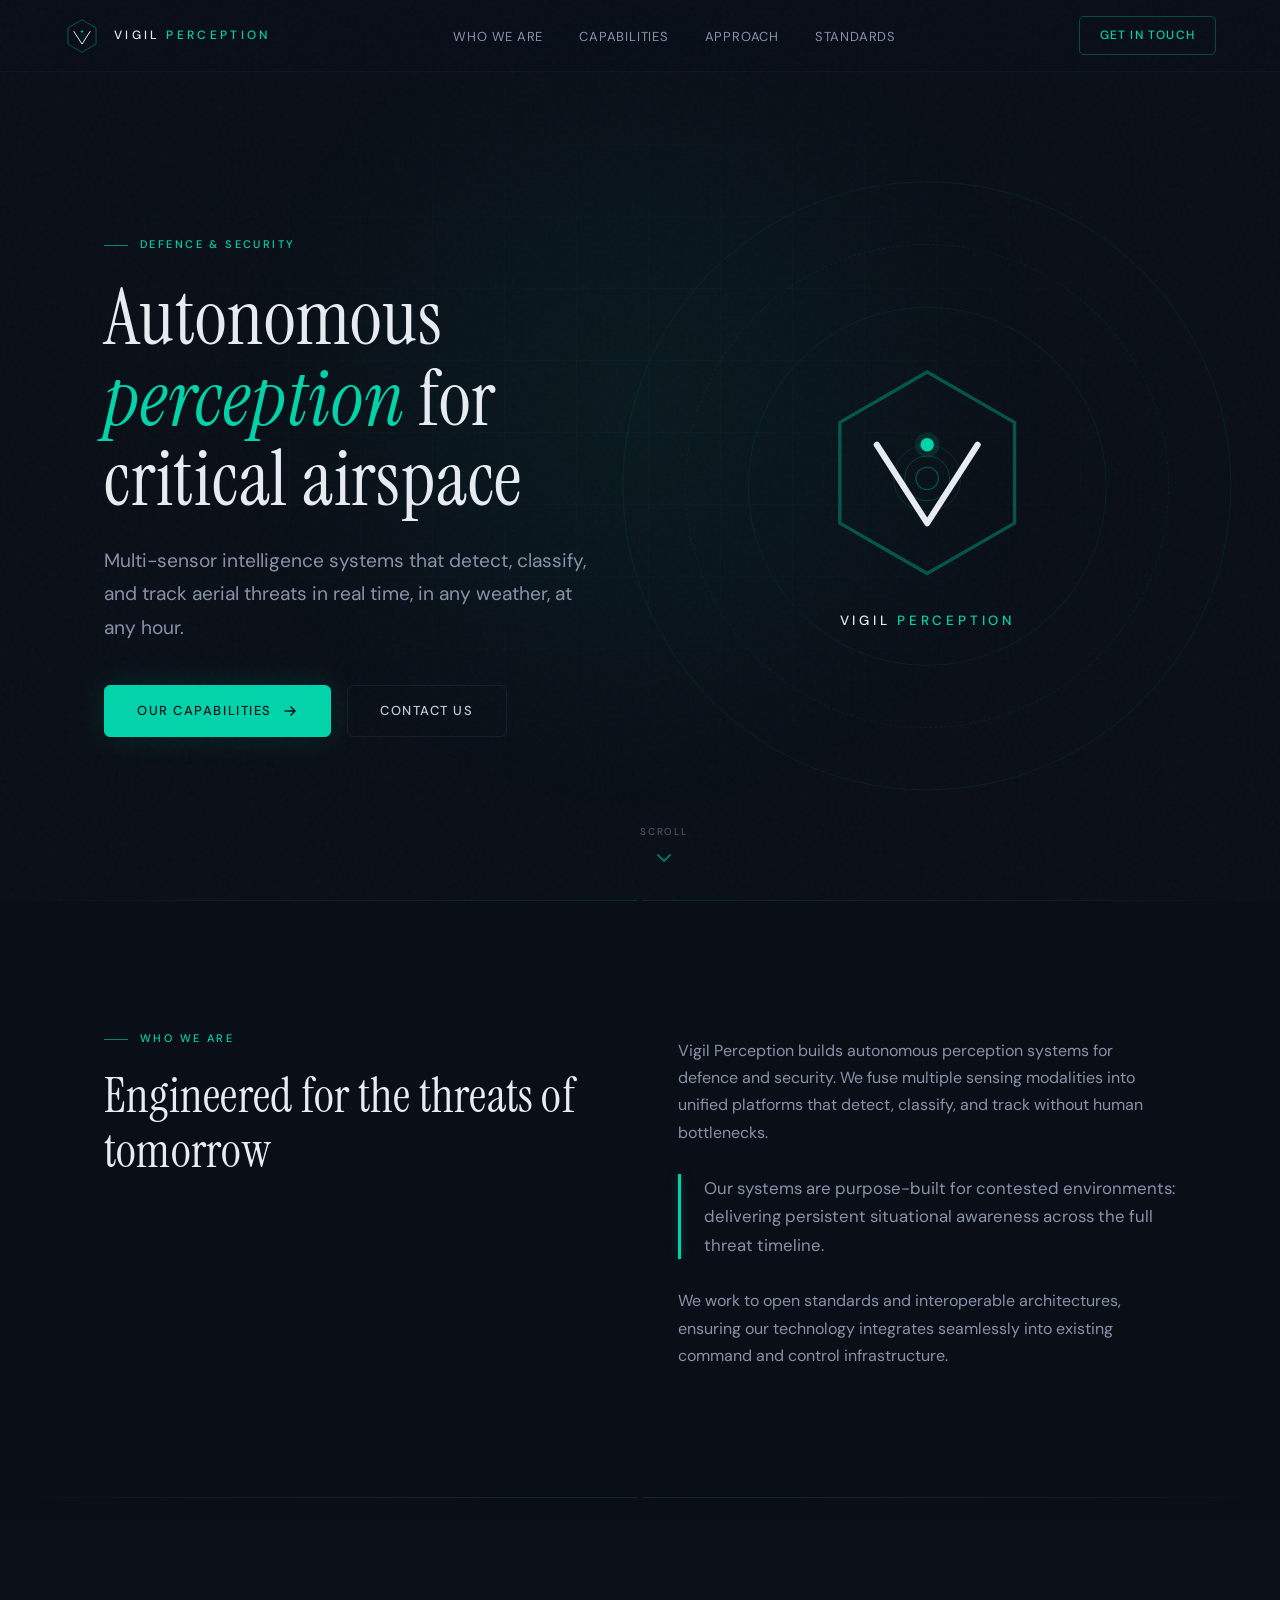
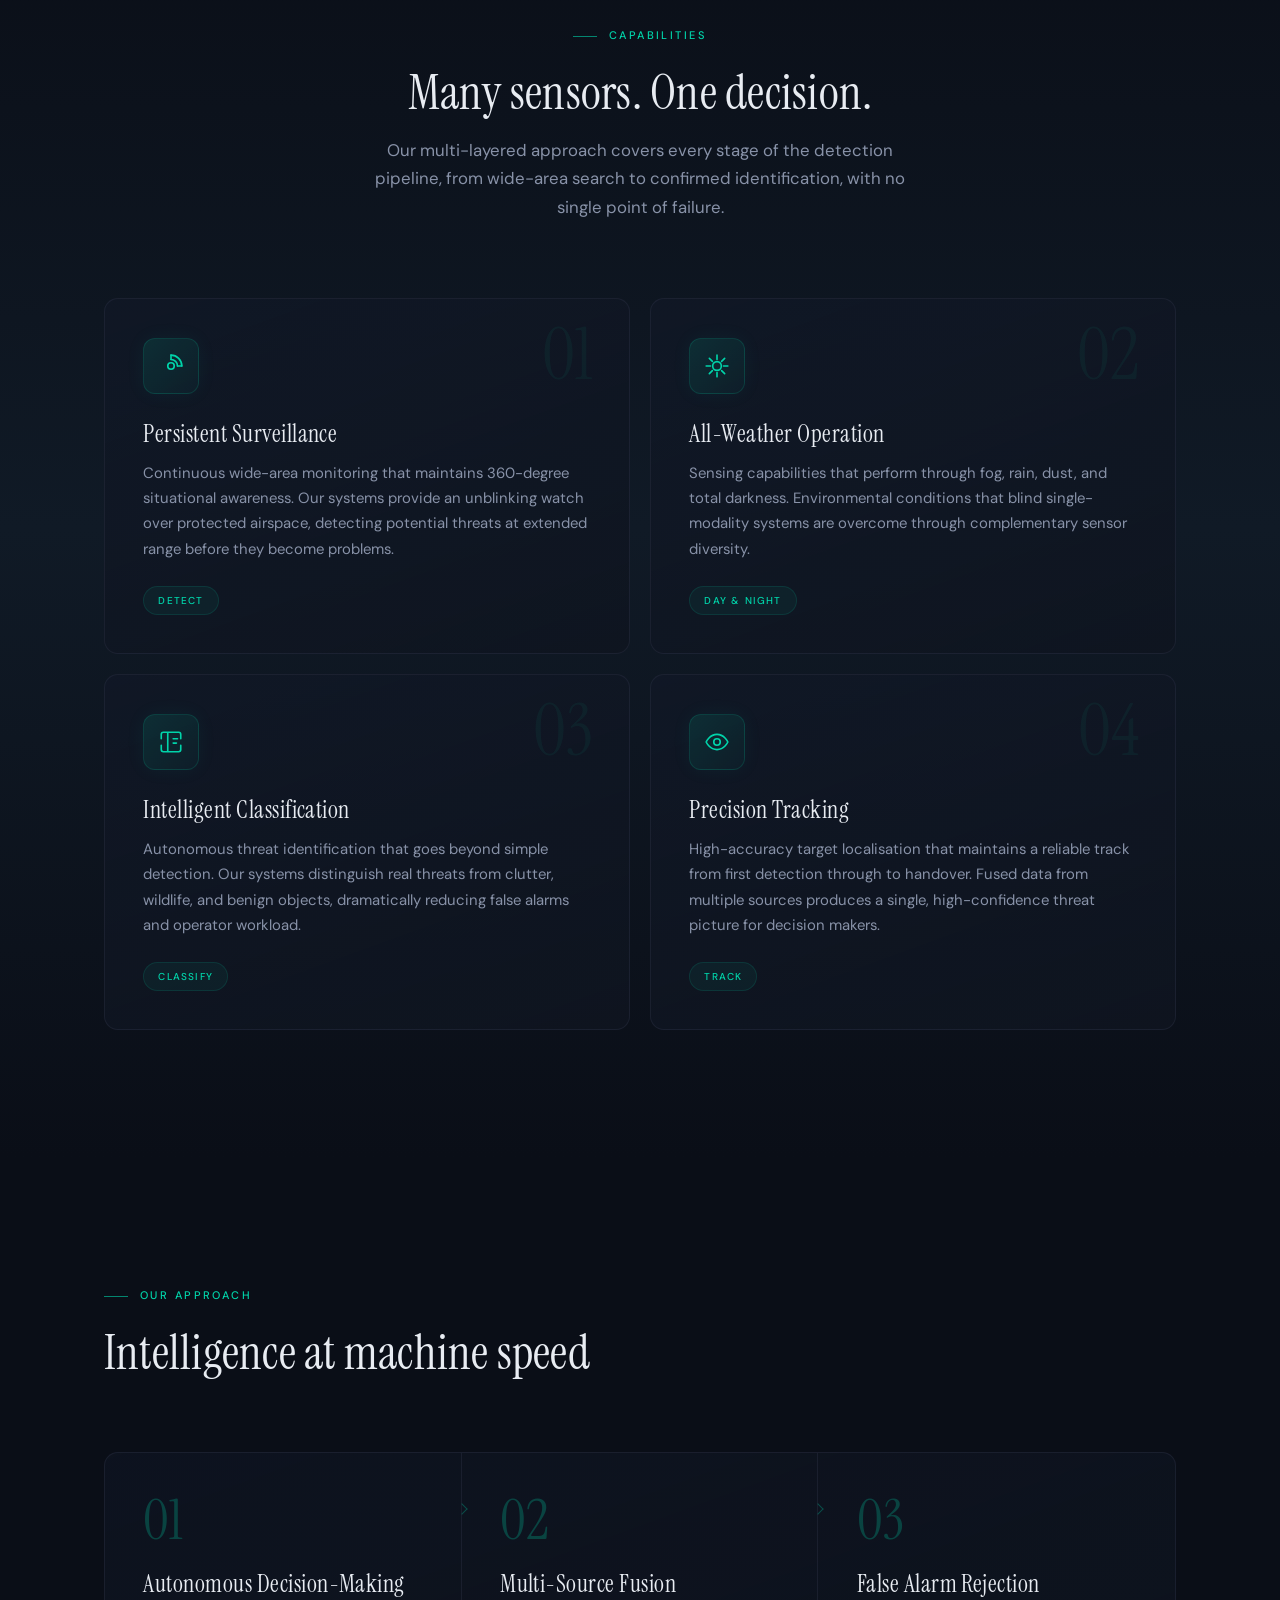
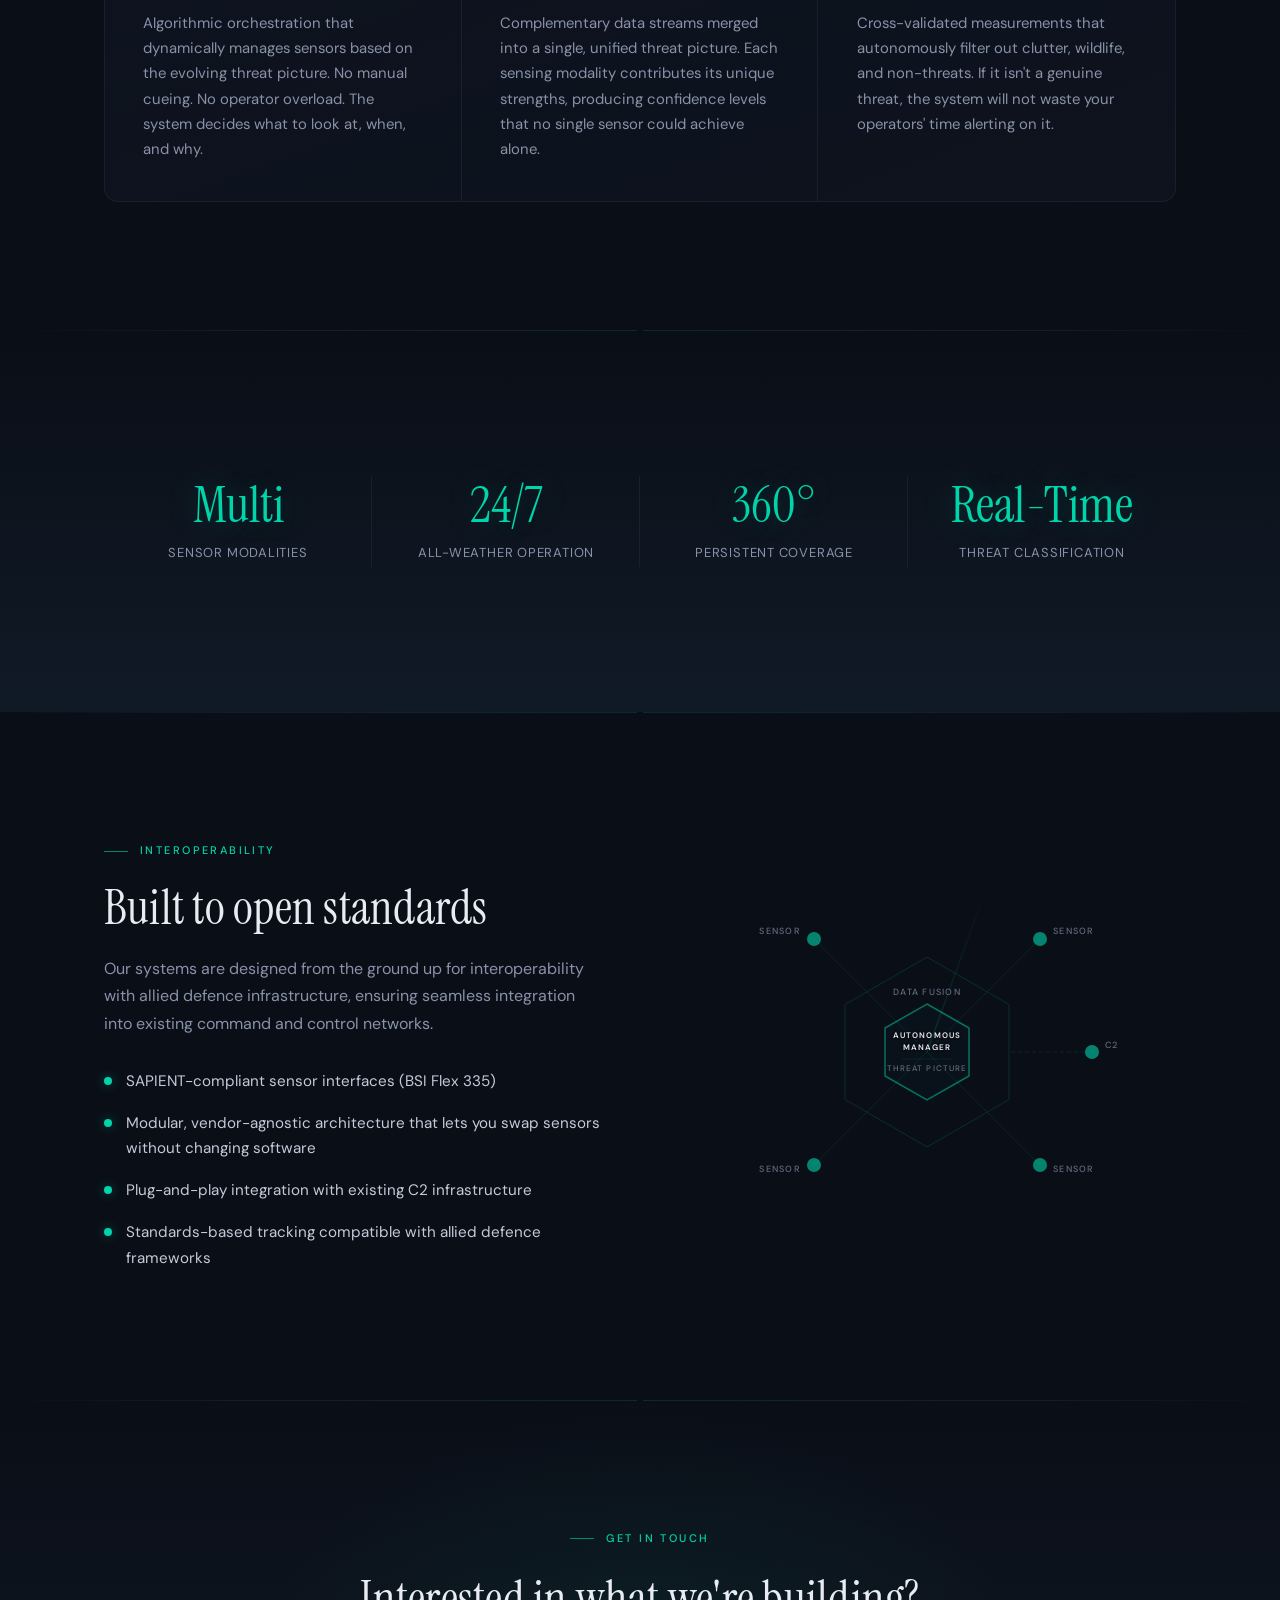
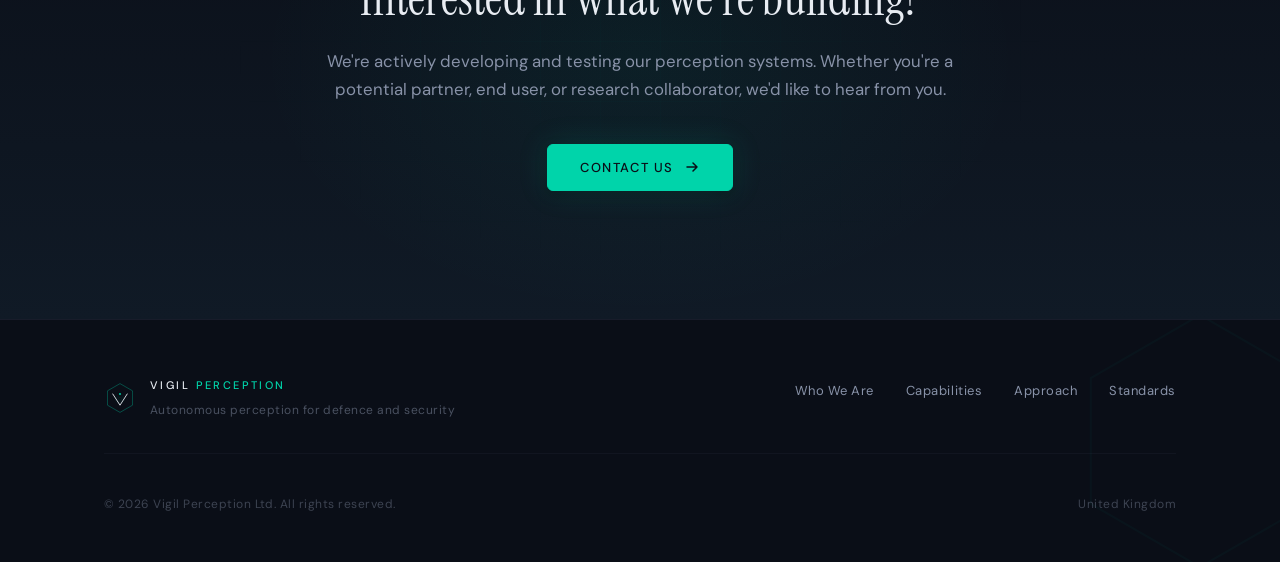
<file: index.html>
<!DOCTYPE html>
<html lang="en">
<head>
  <meta charset="UTF-8">
  <meta name="viewport" content="width=device-width, initial-scale=1.0">
  <title>Vigil Perception - Autonomous Perception for Defence & Security</title>
  <meta name="description" content="Multi-sensor autonomous perception systems for defence and security. Threat detection, classification, and decision support.">
  <meta name="theme-color" content="#0a0e17">
  <link rel="icon" href="/favicon.svg" type="image/svg+xml">
  <link rel="icon" href="/favicon.ico" sizes="48x48">
  <link rel="icon" type="image/png" sizes="48x48" href="/favicon-48.png">
  <link rel="icon" type="image/png" sizes="192x192" href="/favicon-192.png">
  <link rel="apple-touch-icon" sizes="180x180" href="/apple-touch-icon.png">
  <link rel="manifest" href="/site.webmanifest">
  <meta property="og:type" content="website">
  <meta property="og:url" content="https://vigil-perception.co.uk/">
  <meta property="og:title" content="Vigil Perception - Autonomous Perception for Defence & Security">
  <meta property="og:description" content="Multi-sensor autonomous perception systems for defence and security.">
  <meta property="og:image" content="https://vigil-perception.co.uk/og-image-1200x630.png">
  <meta property="og:image:width" content="1200">
  <meta property="og:image:height" content="630">
  <meta name="twitter:card" content="summary_large_image">
  <meta name="twitter:title" content="Vigil Perception - Autonomous Perception for Defence & Security">
  <meta name="twitter:description" content="Multi-sensor autonomous perception systems for defence and security.">
  <meta name="twitter:image" content="https://vigil-perception.co.uk/twitter-card-800x418.png">
  <link rel="canonical" href="https://vigil-perception.co.uk/">
  <link rel="preconnect" href="https://fonts.googleapis.com">
  <link rel="preconnect" href="https://fonts.gstatic.com" crossorigin>
  <link href="https://fonts.googleapis.com/css2?family=DM+Sans:ital,opsz,wght@0,9..40,300;0,9..40,400;0,9..40,500;0,9..40,600;0,9..40,700&family=Instrument+Serif:ital@0;1&display=swap" rel="stylesheet">
  <link rel="stylesheet" href="/style.min.css">
</head>
<body>
<div class="noise"></div>
<div class="scan-lines"></div>
<nav id="nav">
  <a href="#" class="nav-logo">
    <img src="/vigil-mark.svg" alt="" aria-hidden="true">
    <span class="nav-wordmark"><span class="v">VIGIL </span><span class="p">PERCEPTION</span></span>
  </a>
  <ul class="nav-links" id="navLinks">
    <li><a href="#mission">Who We Are</a></li>
    <li><a href="#capabilities">Capabilities</a></li>
    <li><a href="#approach">Approach</a></li>
    <li><a href="#standards">Standards</a></li>
  </ul>
  <a href="#contact" class="nav-cta">Get in Touch</a>
  <button class="nav-toggle" id="navToggle" aria-label="Toggle navigation">
    <span></span><span></span><span></span>
  </button>
  <div class="nav-progress" id="navProgress"></div>
</nav>
<section class="hero" id="hero">
  <div class="hero-bg">
    <div class="hero-glow" id="heroGlow"></div>
    <div class="hero-grid" id="heroGrid"></div>
  </div>
  <div class="container">
    <div class="hero-inner">
      <div class="hero-text">
        <p class="label">Defence & Security</p>
        <h1>Autonomous <em>perception</em> for critical airspace</h1>
        <p class="body-lg">Multi-sensor intelligence systems that detect, classify, and track aerial threats in real time, in any weather, at any hour.</p>
        <div class="hero-actions">
          <a href="#capabilities" class="btn btn-primary">
            Our Capabilities
            <svg class="btn-arrow" width="16" height="16" viewBox="0 0 16 16" fill="none" aria-hidden="true"><path d="M3 8h10M9 4l4 4-4 4" stroke="currentColor" stroke-width="1.5" stroke-linecap="round" stroke-linejoin="round"/></svg>
          </a>
          <a href="#contact" class="btn btn-ghost">Contact Us</a>
        </div>
      </div>
      <div class="hero-logo">
        <div class="hero-logo-container">
          <div class="logo-glow"></div>
          <div class="logo-glow"></div>
          <div class="logo-glow"></div>
          <svg id="heroLogo" viewBox="0 0 320 320" fill="none" xmlns="http://www.w3.org/2000/svg" aria-hidden="true">
            <g transform="translate(160, 148)">
              <path d="M0 -90 L78 -45 L78 45 L0 90 L-78 45 L-78 -45 Z" stroke="#00d4aa" stroke-width="3" fill="none" opacity="0.35"/>
              <circle cx="0" cy="5" r="30" stroke="#00d4aa" stroke-width="0.6" fill="none" opacity="0.2"/>
              <circle id="ring3" cx="0" cy="5" r="30" stroke="#00d4aa" stroke-width="2.5" fill="none" opacity="0"/>
              <circle cx="0" cy="5" r="20" stroke="#00d4aa" stroke-width="0.7" fill="none" opacity="0.3"/>
              <circle id="ring2" cx="0" cy="5" r="20" stroke="#00d4aa" stroke-width="2.5" fill="none" opacity="0"/>
              <circle cx="0" cy="5" r="10" stroke="#00d4aa" stroke-width="0.9" fill="none" opacity="0.4"/>
              <circle id="ring1" cx="0" cy="5" r="10" stroke="#00d4aa" stroke-width="2.5" fill="none" opacity="0"/>
              <circle id="lockCircle" cx="0" cy="5" r="6" stroke="#00d4aa" stroke-width="1.5" fill="none" opacity="0"/>
              <path d="M-45 -25 L0 45 L45 -25" stroke="#e8ecf2" stroke-width="5.5" fill="none" stroke-linejoin="round" stroke-linecap="round"/>
              <circle id="blipMain" cx="0" cy="-25" r="6" fill="#00d4aa"/>
              <circle id="blipGlow" cx="0" cy="-25" r="11" fill="#00d4aa" opacity="0.12"/>
            </g>
            <text x="160" y="284" text-anchor="middle" font-family="DM Sans, sans-serif" font-weight="500" font-size="12" letter-spacing="0.28em"><tspan fill="#e8ecf2">VIGIL </tspan><tspan fill="#00d4aa">PERCEPTION</tspan></text>
          </svg>
        </div>
      </div>
    </div>
  </div>
  <div class="scroll-hint" id="scrollHint">
    <span class="scroll-hint-label">Scroll</span>
    <svg class="scroll-hint-chevron" viewBox="0 0 20 20" aria-hidden="true"><path d="M4 7l6 6 6-6"/></svg>
  </div>
</section>

<hr class="divider">
<section class="mission" id="mission">
  <div class="container">
    <div class="mission-inner">
      <div class="mission-left reveal">
        <p class="label">Who We Are</p>
        <h2>Engineered for the threats of tomorrow</h2>
      </div>
      <div class="mission-right reveal reveal-delay-1">
        <p>Vigil Perception builds autonomous perception systems for defence and security. We fuse multiple sensing modalities into unified platforms that detect, classify, and track without human bottlenecks.</p>
        <div class="mission-highlight">
          Our systems are purpose-built for contested environments: delivering persistent situational awareness across the full threat timeline.
        </div>
        <p>We work to open standards and interoperable architectures, ensuring our technology integrates seamlessly into existing command and control infrastructure.</p>
      </div>
    </div>
  </div>
</section>

<hr class="divider">
<section class="capabilities" id="capabilities">
  <div class="container">
    <div class="capabilities-header reveal">
      <p class="label">Capabilities</p>
      <h2>Many sensors. One decision.</h2>
      <p>Our multi-layered approach covers every stage of the detection pipeline, from wide-area search to confirmed identification, with no single point of failure.</p>
    </div>
    <div class="cap-grid">
      <div class="cap-card reveal reveal-delay-1">
        <div class="cap-icon">
          <svg viewBox="0 0 24 24" aria-hidden="true"><circle cx="12" cy="12" r="3"/><path d="M12 2a10 10 0 0 1 10 10"/><path d="M12 6a6 6 0 0 1 6 6"/><path d="M12 2v4M22 12h-4"/></svg>
        </div>
        <h3>Persistent Surveillance</h3>
        <p>Continuous wide-area monitoring that maintains 360-degree situational awareness. Our systems provide an unblinking watch over protected airspace, detecting potential threats at extended range before they become problems.</p>
        <span class="cap-tag">Detect</span>
      </div>
      <div class="cap-card reveal reveal-delay-2">
        <div class="cap-icon">
          <svg viewBox="0 0 24 24" aria-hidden="true"><path d="M12 2v4M12 18v4M4.93 4.93l2.83 2.83M16.24 16.24l2.83 2.83M2 12h4M18 12h4M4.93 19.07l2.83-2.83M16.24 7.76l2.83-2.83"/><circle cx="12" cy="12" r="4"/></svg>
        </div>
        <h3>All-Weather Operation</h3>
        <p>Sensing capabilities that perform through fog, rain, dust, and total darkness. Environmental conditions that blind single-modality systems are overcome through complementary sensor diversity.</p>
        <span class="cap-tag">Day & Night</span>
      </div>
      <div class="cap-card reveal reveal-delay-3">
        <div class="cap-icon">
          <svg viewBox="0 0 24 24" aria-hidden="true"><path d="M9 3H5a2 2 0 0 0-2 2v4m6-6h10a2 2 0 0 1 2 2v4M9 3v18m0 0h10a2 2 0 0 0 2-2v-4M9 21H5a2 2 0 0 1-2-2v-4"/><line x1="14" y1="9" x2="18" y2="9"/><line x1="14" y1="13" x2="17" y2="13"/></svg>
        </div>
        <h3>Intelligent Classification</h3>
        <p>Autonomous threat identification that goes beyond simple detection. Our systems distinguish real threats from clutter, wildlife, and benign objects, dramatically reducing false alarms and operator workload.</p>
        <span class="cap-tag">Classify</span>
      </div>
      <div class="cap-card reveal reveal-delay-4">
        <div class="cap-icon">
          <svg viewBox="0 0 24 24" aria-hidden="true"><path d="M2 12s3-7 10-7 10 7 10 7-3 7-10 7-10-7-10-7Z"/><circle cx="12" cy="12" r="3"/></svg>
        </div>
        <h3>Precision Tracking</h3>
        <p>High-accuracy target localisation that maintains a reliable track from first detection through to handover. Fused data from multiple sources produces a single, high-confidence threat picture for decision makers.</p>
        <span class="cap-tag">Track</span>
      </div>
    </div>
  </div>
</section>
<section class="approach" id="approach">
  <div class="container">
    <div class="approach-header reveal">
      <p class="label">Our Approach</p>
      <h2>Intelligence at machine speed</h2>
    </div>
    <div class="approach-grid reveal reveal-delay-1">
      <div class="approach-item">
        <div class="approach-num">01</div>
        <h3>Autonomous Decision-Making</h3>
        <p>Algorithmic orchestration that dynamically manages sensors based on the evolving threat picture. No manual cueing. No operator overload. The system decides what to look at, when, and why.</p>
      </div>
      <div class="approach-item">
        <div class="approach-num">02</div>
        <h3>Multi-Source Fusion</h3>
        <p>Complementary data streams merged into a single, unified threat picture. Each sensing modality contributes its unique strengths, producing confidence levels that no single sensor could achieve alone.</p>
      </div>
      <div class="approach-item">
        <div class="approach-num">03</div>
        <h3>False Alarm Rejection</h3>
        <p>Cross-validated measurements that autonomously filter out clutter, wildlife, and non-threats. If it isn't a genuine threat, the system will not waste your operators' time alerting on it.</p>
      </div>
    </div>
  </div>
</section>

<hr class="divider">
<section class="stats">
  <div class="container">
    <div class="stats-grid">
      <div class="stat reveal">
        <div class="stat-val">Multi</div>
        <div class="stat-label">Sensor Modalities</div>
      </div>
      <div class="stat reveal reveal-delay-1">
        <div class="stat-val">24/7</div>
        <div class="stat-label">All-Weather Operation</div>
      </div>
      <div class="stat reveal reveal-delay-2">
        <div class="stat-val">360°</div>
        <div class="stat-label">Persistent Coverage</div>
      </div>
      <div class="stat reveal reveal-delay-3">
        <div class="stat-val">Real-Time</div>
        <div class="stat-label">Threat Classification</div>
      </div>
    </div>
  </div>
</section>

<hr class="divider">
<section class="standards" id="standards">
  <div class="container">
    <div class="standards-inner">
      <div class="standards-left reveal">
        <p class="label">Interoperability</p>
        <h2>Built to open standards</h2>
        <p>Our systems are designed from the ground up for interoperability with allied defence infrastructure, ensuring seamless integration into existing command and control networks.</p>
        <ul class="standards-list">
          <li>SAPIENT-compliant sensor interfaces (BSI Flex 335)</li>
          <li>Modular, vendor-agnostic architecture that lets you swap sensors without changing software</li>
          <li>Plug-and-play integration with existing C2 infrastructure</li>
          <li>Standards-based tracking compatible with allied defence frameworks</li>
        </ul>
      </div>
      <div class="standards-visual reveal reveal-delay-2">
        <div class="standards-diagram">
          <svg viewBox="0 0 420 420" fill="none" xmlns="http://www.w3.org/2000/svg" aria-hidden="true">
            <defs>
              <linearGradient id="sweepGrad" x1="210" y1="210" x2="210" y2="30" gradientUnits="userSpaceOnUse">
                <stop offset="0%" stop-color="#00d4aa" stop-opacity="0.3"/>
                <stop offset="100%" stop-color="#00d4aa" stop-opacity="0"/>
              </linearGradient>
            </defs>
            <line x1="323" y1="97" x2="210" y2="210" stroke="#00d4aa" stroke-width="0.8" opacity="0.15"/>
            <line x1="97" y1="97" x2="210" y2="210" stroke="#00d4aa" stroke-width="0.8" opacity="0.15"/>
            <line x1="97" y1="323" x2="210" y2="210" stroke="#00d4aa" stroke-width="0.8" opacity="0.15"/>
            <line x1="323" y1="323" x2="210" y2="210" stroke="#00d4aa" stroke-width="0.8" opacity="0.15"/>
            <line x1="368" y1="210" x2="292" y2="210" stroke="#00d4aa" stroke-width="0.8" opacity="0.15" stroke-dasharray="4 3"/>
            <path d="M210 115 L292 162.5 L292 257.5 L210 305 L128 257.5 L128 162.5 Z"
                  stroke="#00d4aa" stroke-width="0.8" opacity="0.2" fill="rgba(0,212,170,0.015)"/>
            <path d="M210 162 L252 186 L252 234 L210 258 L168 234 L168 186 Z"
                  stroke="#00d4aa" stroke-width="1.5" opacity="0.5" fill="rgba(0,212,170,0.04)"/>
            <text x="210" y="153" text-anchor="middle" class="ring-label" style="font-size:9px" opacity="0.7">DATA FUSION</text>
            <text x="210" y="196" text-anchor="middle" class="ring-label ring-label-bright" style="font-size:8px" stroke="#0a0e17" stroke-width="4" paint-order="stroke">AUTONOMOUS</text>
            <text x="210" y="208" text-anchor="middle" class="ring-label ring-label-bright" style="font-size:8px" stroke="#0a0e17" stroke-width="4" paint-order="stroke">MANAGER</text>
            <line x1="185" y1="217" x2="235" y2="217" stroke="#00d4aa" stroke-width="0.4" opacity="0.2"/>
            <text x="210" y="229" text-anchor="middle" class="ring-label" style="font-size:8px" opacity="0.7">THREAT PICTURE</text>
            <circle cx="323" cy="97" r="7" fill="#00d4aa" opacity="0.6"/>
            <text x="336" y="92" text-anchor="start" class="ring-label" style="font-size:9px" opacity="0.7">SENSOR</text>
            <circle cx="97" cy="97" r="7" fill="#00d4aa" opacity="0.6"/>
            <text x="84" y="92" text-anchor="end" class="ring-label" style="font-size:9px" opacity="0.7">SENSOR</text>
            <circle cx="97" cy="323" r="7" fill="#00d4aa" opacity="0.6"/>
            <text x="84" y="330" text-anchor="end" class="ring-label" style="font-size:9px" opacity="0.7">SENSOR</text>
            <circle cx="323" cy="323" r="7" fill="#00d4aa" opacity="0.6"/>
            <text x="336" y="330" text-anchor="start" class="ring-label" style="font-size:9px" opacity="0.7">SENSOR</text>
            <circle cx="375" cy="210" r="7" fill="#00d4aa" opacity="0.6"/>
            <text x="388" y="206" text-anchor="start" class="ring-label" style="font-size:9px" opacity="0.7">C2</text>
            <g id="sweep">
              <line x1="210" y1="210" x2="210" y2="30" stroke="url(#sweepGrad)" stroke-width="1.5" opacity="0.5"/>
            </g>
          </svg>
        </div>
      </div>
    </div>
  </div>
</section>

<hr class="divider">
<section class="cta-section" id="contact">
  <div class="container">
    <div class="cta-inner reveal">
      <p class="label">Get in Touch</p>
      <h2>Interested in what we're building?</h2>
      <p>We're actively developing and testing our perception systems. Whether you're a potential partner, end user, or research collaborator, we'd like to hear from you.</p>
      <div class="cta-actions">
        <button type="button" class="btn btn-primary" data-open-contact>
          Contact Us
          <svg class="btn-arrow" width="16" height="16" viewBox="0 0 16 16" fill="none" aria-hidden="true"><path d="M3 8h10M9 4l4 4-4 4" stroke="currentColor" stroke-width="1.5" stroke-linecap="round" stroke-linejoin="round"/></svg>
        </button>
      </div>
    </div>
  </div>
</section>
<div class="contact-modal-overlay" id="contactModal" aria-hidden="true" role="dialog" aria-labelledby="contactModalTitle">
  <div class="contact-modal">
    <button class="contact-modal-close" id="contactModalClose" aria-label="Close contact form">
      <svg width="20" height="20" viewBox="0 0 20 20" fill="none" aria-hidden="true"><path d="M15 5L5 15M5 5l10 10" stroke="currentColor" stroke-width="1.5" stroke-linecap="round"/></svg>
    </button>
    <div class="contact-modal-header">
      <p class="label">Get in Touch</p>
      <h2 id="contactModalTitle">Let's start a conversation</h2>
      <p>Tell us about your requirements and we'll get back to you promptly.</p>
    </div>
    <form class="contact-form" id="contactForm" action="https://api.web3forms.com/submit" method="POST">
      <input type="hidden" name="access_key" value="1cd9c854-3497-4340-b4b4-7809d68dd51d">
      <input type="hidden" name="subject" value="New enquiry from vigil-perception.co.uk">
      <input type="hidden" name="from_name" value="Vigil Perception Website">
      <input type="checkbox" name="botcheck" class="hidden" style="display:none">
      <div class="form-row">
        <div class="form-group">
          <label for="contactName">Name <span class="required">*</span></label>
          <input type="text" id="contactName" name="name" required autocomplete="name" placeholder="Your full name">
        </div>
        <div class="form-group">
          <label for="contactEmail">Email <span class="required">*</span></label>
          <input type="email" id="contactEmail" name="email" required autocomplete="email" placeholder="you@organisation.com">
        </div>
      </div>
      <div class="form-group">
        <label for="contactOrg">Organisation</label>
        <input type="text" id="contactOrg" name="organisation" autocomplete="organization" placeholder="Your company">
      </div>
      <div class="form-group">
        <label for="contactMessage">Message <span class="required">*</span></label>
        <textarea id="contactMessage" name="message" required rows="4" placeholder="How can we help?"></textarea>
      </div>
      <button type="submit" class="btn btn-primary contact-submit" id="contactSubmit">
        <span class="contact-submit-text">Send Message</span>
        <svg class="contact-submit-arrow btn-arrow" width="16" height="16" viewBox="0 0 16 16" fill="none" aria-hidden="true"><path d="M3 8h10M9 4l4 4-4 4" stroke="currentColor" stroke-width="1.5" stroke-linecap="round" stroke-linejoin="round"/></svg>
        <svg class="contact-submit-spinner" width="18" height="18" viewBox="0 0 18 18" fill="none" aria-hidden="true"><circle cx="9" cy="9" r="7" stroke="currentColor" stroke-width="2" stroke-dasharray="30 14" stroke-linecap="round"/></svg>
      </button>
    </form>
    <div class="contact-success" id="contactSuccess">
      <div class="contact-success-icon">
        <svg width="32" height="32" viewBox="0 0 32 32" fill="none" aria-hidden="true"><circle cx="16" cy="16" r="15" stroke="currentColor" stroke-width="1.5"/><path d="M10 16.5l4 4 8-8" stroke="currentColor" stroke-width="2" stroke-linecap="round" stroke-linejoin="round"/></svg>
      </div>
      <h3>Message sent</h3>
      <p>Thank you for reaching out. We'll be in touch shortly.</p>
      <button type="button" class="btn btn-ghost" id="contactSuccessClose">Close</button>
    </div>
  </div>
</div>
<button class="back-to-top" id="backToTop" aria-label="Back to top">
  <svg viewBox="0 0 24 24" fill="none" stroke-width="2" stroke-linecap="round" stroke-linejoin="round" aria-hidden="true">
    <path d="M18 15l-6-6-6 6"/>
  </svg>
</button>
<footer>
  <div class="container">
    <div class="footer-top">
      <div class="footer-brand">
        <img src="/vigil-mark.svg" alt="" aria-hidden="true">
        <div class="footer-brand-text">
          <span><span class="v">VIGIL </span><span class="p">PERCEPTION</span></span>
          <span class="footer-tagline">Autonomous perception for defence and security</span>
        </div>
      </div>
      <ul class="footer-nav">
        <li><a href="#mission">Who We Are</a></li>
        <li><a href="#capabilities">Capabilities</a></li>
        <li><a href="#approach">Approach</a></li>
        <li><a href="#standards">Standards</a></li>
      </ul>
    </div>
    <div class="footer-bottom">
      <span class="footer-copy">&copy; <script>document.write(new Date().getFullYear())</script> Vigil Perception Ltd. All rights reserved.</span>
      <span class="footer-location">United Kingdom</span>
    </div>
  </div>
</footer>

<script src="/app.min.js"></script>
</body>
</html>
</file>
<file: style.min.css>
:root{--midnight:#0a0e17;--midnight-lighter:#101a26;--midnight-card:#111827;--cyan:#00d4aa;--cyan-dim:rgba(0,212,170,0.15);--cyan-glow:rgba(0,212,170,0.08);--bone:#e8ecf2;--silver:#8892a8;--ghost:#c4cad8;--border:rgba(45,51,72,0.4);--border-hover:rgba(0,212,170,0.3)}*,::after,::before{margin:0;padding:0;box-sizing:border-box}html{scroll-behavior:smooth;-webkit-font-smoothing:antialiased;-moz-osx-font-smoothing:grayscale;overflow-x:hidden}body{background:var(--midnight);color:var(--ghost);font-family:'DM Sans',sans-serif;font-weight:400;font-size:16px;line-height:1.7;overflow-x:hidden}::selection{background:rgba(0,212,170,.25);color:var(--bone)}::-moz-selection{background:rgba(0,212,170,.25);color:var(--bone)}::-webkit-scrollbar{width:8px}::-webkit-scrollbar-track{background:var(--midnight)}::-webkit-scrollbar-thumb{background:rgba(0,212,170,.2);border-radius:4px}::-webkit-scrollbar-thumb:hover{background:rgba(0,212,170,.35)}@supports (scrollbar-color:auto){html{scrollbar-color:rgba(0,212,170,0.2) var(--midnight);scrollbar-width:thin}}.noise{position:fixed;inset:0;z-index:9999;pointer-events:none;background-image:url("data:image/svg+xml,%3Csvg viewBox='0 0 256 256' xmlns='http://www.w3.org/2000/svg'%3E%3Cfilter id='n'%3E%3CfeTurbulence type='fractalNoise' baseFrequency='0.85' numOctaves='4' stitchTiles='stitch'/%3E%3C/filter%3E%3Crect width='100%25' height='100%25' filter='url(%23n)' opacity='0.025'/%3E%3C/svg%3E")}.scan-lines{position:fixed;inset:0;z-index:9998;pointer-events:none;background:repeating-linear-gradient(0deg,transparent,transparent 2px,rgba(0,212,170,.008) 2px,rgba(0,212,170,.008) 4px)}h1,h2,h3{font-family:'Instrument Serif',serif;font-weight:400;color:var(--bone)}h1{font-size:clamp(2.8rem, 6vw, 5rem);line-height:1.05;letter-spacing:.01em}h2{font-size:clamp(2rem, 4vw, 3rem);line-height:1.15;letter-spacing:.005em}h3{font-size:clamp(1.25rem, 2vw, 1.5rem);line-height:1.3;letter-spacing:.02em}.label{font-family:'DM Sans',sans-serif;font-weight:500;font-size:11px;letter-spacing:.22em;text-transform:uppercase;color:var(--cyan)}.label::before{content:'';display:inline-block;width:24px;height:1px;background:var(--cyan);margin-right:12px;vertical-align:middle;opacity:.6}p.body-lg{font-size:clamp(1.05rem, 1.5vw, 1.2rem);line-height:1.75;color:var(--silver);max-width:580px}.container{max-width:1200px;margin:0 auto;padding:0 clamp(24px,5vw,64px)}section{position:relative;scroll-margin-top:80px}.btn{display:inline-flex;align-items:center;gap:10px;font-family:'DM Sans',sans-serif;font-weight:500;font-size:13px;letter-spacing:.12em;text-transform:uppercase;text-decoration:none;padding:14px 32px;border-radius:6px;cursor:pointer;transition:transform .25s cubic-bezier(.34, 1.56, .64, 1),background .3s ease,border-color .3s ease,box-shadow .3s ease}.btn:active{transform:scale(.97)}.btn:focus-visible{outline:2px solid var(--cyan);outline-offset:3px}.btn-primary{background:var(--cyan);color:var(--midnight);border:1px solid var(--cyan);box-shadow:0 0 30px rgba(0,212,170,.15),0 4px 12px rgba(0,0,0,.3)}.btn-primary:hover{background:#00e8bb;box-shadow:0 0 50px rgba(0,212,170,.25),0 6px 20px rgba(0,0,0,.3);transform:translateY(-1px)}.btn-ghost{background:0 0;color:var(--ghost);border:1px solid var(--border)}.btn-ghost:hover{border-color:var(--border-hover);color:var(--bone);background:rgba(0,212,170,.04);transform:translateY(-1px)}.btn-arrow{transition:transform .25s ease}.btn:hover .btn-arrow{transform:translateX(3px)}nav{position:fixed;top:0;left:0;right:0;z-index:1000;padding:0 clamp(24px,5vw,64px);height:72px;display:flex;align-items:center;justify-content:space-between;background:rgba(10,14,23,.75);backdrop-filter:blur(20px) saturate(1.4);-webkit-backdrop-filter:blur(20px) saturate(1.4);border-bottom:1px solid rgba(45,51,72,.2);transition:background .3s ease,border-color .35s ease}nav.scrolled{background:rgba(10,14,23,.92);border-bottom-color:var(--border)}.nav-progress{position:absolute;bottom:0;left:0;height:1px;background:var(--cyan);box-shadow:0 0 8px rgba(0,212,170,.4);width:0%;transition:none}.nav-logo{display:flex;align-items:center;gap:14px;text-decoration:none}.nav-logo img{width:36px;height:36px;transition:filter .3s ease}.nav-logo:hover img{filter:drop-shadow(0 0 6px rgba(0,212,170,.4))}.nav-wordmark{font-family:'DM Sans',sans-serif;font-weight:500;font-size:12px;letter-spacing:.28em;text-transform:uppercase}.nav-wordmark .v{color:var(--bone)}.nav-wordmark .p{color:var(--cyan)}.nav-links{display:flex;align-items:center;gap:36px;list-style:none}.nav-links a{font-family:'DM Sans',sans-serif;font-weight:400;font-size:13px;letter-spacing:.06em;text-transform:uppercase;color:var(--silver);text-decoration:none;transition:color .25s ease;position:relative}.nav-links a::after{content:'';position:absolute;bottom:-4px;left:0;width:0;height:1px;background:var(--cyan);transition:width .3s ease}.nav-links a:hover{color:var(--bone)}.nav-links a:hover::after{width:100%}.nav-links a.active{color:var(--bone)}.nav-links a.active::after{width:100%}.nav-links a:focus-visible{outline:1px solid var(--cyan);outline-offset:4px;border-radius:2px}.nav-cta{font-family:'DM Sans',sans-serif;font-weight:500;font-size:12px;letter-spacing:.1em;text-transform:uppercase;text-decoration:none;color:var(--cyan);border:1px solid rgba(0,212,170,.3);padding:8px 20px;border-radius:5px;transition:background .25s ease,border-color .25s ease}.nav-cta:hover{background:rgba(0,212,170,.08);border-color:rgba(0,212,170,.5)}.nav-cta:focus-visible{outline:2px solid var(--cyan);outline-offset:3px}.nav-toggle{display:none;background:0 0;border:none;cursor:pointer;padding:8px}.nav-toggle span{display:block;width:22px;height:2px;background:var(--ghost);transition:transform .3s ease,opacity .3s ease}.nav-toggle span:first-child{margin:0 0 5px}.nav-toggle span:nth-child(2){margin:0 0 5px}.nav-toggle span:nth-child(3){margin:0}.nav-toggle.open span:first-child{transform:translateY(7px) rotate(45deg)}.nav-toggle.open span:nth-child(2){opacity:0;transform:scaleX(0)}.nav-toggle.open span:nth-child(3){transform:translateY(-7px) rotate(-45deg)}@media (max-width:768px){.nav-links{display:none}.nav-cta{display:none}.nav-toggle{display:block}.nav-links.open{display:flex;flex-direction:column;align-items:center;text-align:center;position:absolute;top:72px;left:0;right:0;background:rgba(10,14,23,.97);backdrop-filter:blur(20px);padding:32px clamp(24px,5vw,64px) 80px;gap:24px;border-bottom:1px solid var(--border)}.nav-links.open+.nav-cta{display:inline-flex;position:absolute;z-index:1001;top:308px;left:50%;transform:translateX(-50%)}}.hero{min-height:100vh;display:flex;align-items:center;padding-top:72px;position:relative;overflow:hidden}.hero-bg{position:absolute;inset:0;z-index:0}.hero-glow{position:absolute;top:50%;left:50%;transform:translate(-50%,-55%);width:900px;height:900px;background:radial-gradient(ellipse,rgba(0,212,170,.06) 0,transparent 65%);pointer-events:none;will-change:transform}.hero-grid{position:absolute;inset:0;background-image:linear-gradient(rgba(0,212,170,.03) 1px,transparent 1px),linear-gradient(90deg,rgba(0,212,170,.03) 1px,transparent 1px);background-size:72px 72px;mask-image:radial-gradient(ellipse 80% 70% at 50% 45%,black 15%,transparent 75%);-webkit-mask-image:radial-gradient(ellipse 80% 70% at 50% 45%,black 15%,transparent 75%);pointer-events:none;will-change:transform}.hero-inner{position:relative;z-index:1;display:grid;grid-template-columns:1fr 1fr;gap:clamp(40px,6vw,80px);align-items:center;width:100%}.hero-text{max-width:560px}.hero-text .label{margin-bottom:24px}.hero-text h1{margin-bottom:24px}.hero-text h1 em{font-family:'Instrument Serif',serif;font-style:italic;color:var(--cyan)}.hero-text p{margin-bottom:40px}.hero-actions{display:flex;gap:16px;flex-wrap:wrap}.hero-logo{display:flex;align-items:center;justify-content:center}.hero-logo-container{position:relative;width:clamp(280px,28vw,420px);height:clamp(280px,28vw,420px)}.logo-glow{position:absolute;top:50%;left:50%;transform:translate(-50%,-50%);border-radius:50%;border:1px solid rgba(0,212,170,.08);animation:glow-pulse 6s ease-in-out infinite}.logo-glow:first-child{width:100%;height:100%;animation-delay:0s}.logo-glow:nth-child(2){width:135%;height:135%;animation-delay:2s;border-style:dashed}.logo-glow:nth-child(3){width:170%;height:170%;animation-delay:4s}@keyframes glow-pulse{0%,100%{opacity:.4;border-color:rgba(0,212,170,.06)}50%{opacity:1;border-color:rgba(0,212,170,.18)}}.hero-logo svg{position:relative;z-index:2;width:100%;height:100%}.scroll-hint{position:absolute;bottom:32px;left:50%;transform:translateX(-50%);display:flex;flex-direction:column;align-items:center;gap:8px;opacity:0;animation:hero-in .9s cubic-bezier(.16,1,.3,1) 1.1s forwards;transition:opacity .4s ease;z-index:2}.scroll-hint.hidden{opacity:0;pointer-events:none}.scroll-hint-label{font-family:'DM Sans',sans-serif;font-size:10px;font-weight:500;letter-spacing:.18em;text-transform:uppercase;color:var(--silver);opacity:.5}.scroll-hint-chevron{width:20px;height:20px;stroke:var(--cyan);fill:none;stroke-width:2;stroke-linecap:round;stroke-linejoin:round;animation:scroll-bob 2s ease-in-out infinite;opacity:.5}@keyframes scroll-bob{0%,100%{transform:translateY(0);opacity:.5}50%{transform:translateY(5px);opacity:.8}}@media (max-width:900px){.hero{padding-bottom:60px}.hero-inner{grid-template-columns:1fr;text-align:center}.hero-text{max-width:100%;margin:0 auto}.hero-text p{margin-left:auto;margin-right:auto}.hero-actions{flex-direction:column;align-items:stretch}.hero-actions .btn{justify-content:center}.hero-logo{order:-1}.hero-logo-container{width:240px;height:240px}.scroll-hint{display:none}}.divider{height:1px;border:none;background:linear-gradient(90deg,transparent 0,var(--border) 20%,rgba(0,212,170,.15) 50%,var(--border) 80%,transparent 100%);margin:0;position:relative}.divider::after{content:'';position:absolute;top:50%;left:50%;width:8px;height:8px;background:var(--midnight);border:1px solid rgba(0,212,170,.25);transform:translate(-50%,-50%) rotate(45deg)}.mission{padding:clamp(80px,10vw,140px) 0}.mission-inner{display:grid;grid-template-columns:1fr 1fr;gap:clamp(40px,6vw,100px);align-items:start}.mission-left .label{margin-bottom:20px}.mission-left h2{margin-bottom:0}.mission-right{padding-top:8px}.mission-right p{margin-bottom:20px;color:var(--silver)}.mission-right p:last-child{margin-bottom:0}.mission-highlight{border-left:2px solid var(--cyan);padding-left:24px;margin:28px 0;color:var(--silver);font-size:1.05rem;position:relative}.mission-highlight::before{content:'';position:absolute;top:0;left:-1px;width:2px;height:100%;background:var(--cyan);box-shadow:0 0 8px rgba(0,212,170,.4),0 0 20px rgba(0,212,170,.15);animation:highlight-glow 3s ease-in-out infinite}@keyframes highlight-glow{0%,100%{box-shadow:0 0 6px rgba(0,212,170,.3),0 0 16px rgba(0,212,170,.1)}50%{box-shadow:0 0 12px rgba(0,212,170,.6),0 0 30px rgba(0,212,170,.2)}}@media (max-width:768px){.mission-inner{grid-template-columns:1fr}}.capabilities{padding:clamp(80px,10vw,140px) 0;background:linear-gradient(180deg,var(--midnight) 0,var(--midnight-lighter) 50%,var(--midnight) 100%)}.capabilities-header{text-align:center;margin-bottom:clamp(48px,6vw,80px)}.capabilities-header .label{margin-bottom:20px}.capabilities-header h2{margin-bottom:16px}.capabilities-header p:not(.label){color:var(--silver);max-width:560px;margin:0 auto;font-size:1.05rem}.cap-grid{display:grid;grid-template-columns:repeat(2,1fr);gap:20px}.cap-card{position:relative;background:linear-gradient(160deg,rgba(17,24,39,.7) 0,rgba(15,21,32,.9) 100%);border:1px solid var(--border);border-radius:14px;padding:clamp(32px,3vw,44px);overflow:hidden;transition:border-color .4s ease,transform .3s cubic-bezier(.34, 1.56, .64, 1)}.cap-card::before{content:'';position:absolute;top:0;left:0;right:0;height:1px;background:linear-gradient(90deg,transparent,rgba(0,212,170,.2),transparent);opacity:0;transition:opacity .4s ease}.cap-card::after{font-family:'Instrument Serif',serif;font-size:4.5rem;line-height:1;color:var(--cyan);opacity:.06;position:absolute;top:20px;right:clamp(24px,3vw,36px);pointer-events:none}.cap-card:first-child::after{content:'01'}.cap-card:nth-child(2)::after{content:'02'}.cap-card:nth-child(3)::after{content:'03'}.cap-card:nth-child(4)::after{content:'04'}.cap-icon{width:56px;height:56px;display:flex;align-items:center;justify-content:center;margin-bottom:24px;background:linear-gradient(135deg,rgba(0,212,170,.12) 0,rgba(0,212,170,.04) 100%);border-radius:12px;border:1px solid rgba(0,212,170,.15);box-shadow:0 0 20px rgba(0,212,170,.06)}.cap-icon svg{width:26px;height:26px;stroke:var(--cyan);fill:none;stroke-width:1.5;stroke-linecap:round;stroke-linejoin:round}.cap-icon{transform:scale(.7);opacity:0;transition:transform .5s cubic-bezier(.34, 1.56, .64, 1),opacity .4s ease}.reveal.visible .cap-icon{transform:scale(1);opacity:1}.reveal-delay-1.visible .cap-icon{transition-delay:0.15s}.reveal-delay-2.visible .cap-icon{transition-delay:0.25s}.reveal-delay-3.visible .cap-icon{transition-delay:0.35s}.reveal-delay-4.visible .cap-icon{transition-delay:0.45s}.cap-card h3{margin-bottom:12px}.cap-card p{color:var(--silver);font-size:.93rem;line-height:1.7}.cap-tag{display:inline-block;margin-top:24px;font-family:'DM Sans',sans-serif;font-weight:500;font-size:10px;letter-spacing:.12em;text-transform:uppercase;color:var(--cyan);background:rgba(0,212,170,.06);border:1px solid rgba(0,212,170,.12);padding:5px 14px;border-radius:100px}@media (max-width:768px){.cap-grid{grid-template-columns:1fr}}.approach{padding:clamp(80px,10vw,140px) 0}.approach-header{margin-bottom:clamp(48px,6vw,72px)}.approach-header .label{margin-bottom:20px}.approach-header h2{max-width:600px}.approach-grid{display:grid;grid-template-columns:repeat(3,1fr);gap:0;border:1px solid var(--border);border-radius:14px;overflow:hidden;background:linear-gradient(160deg,rgba(17,24,39,.5) 0,rgba(15,21,32,.7) 100%)}.approach-item{padding:clamp(32px,3vw,48px);border-right:1px solid var(--border);position:relative}.approach-item:last-child{border-right:none}.approach-item:not(:last-child)::after{content:'';position:absolute;right:-5px;top:clamp(52px,4vw,72px);width:8px;height:8px;border-right:1.5px solid var(--cyan);border-bottom:1.5px solid var(--cyan);transform:rotate(-45deg);opacity:.3;z-index:1}.approach-num{font-family:'Instrument Serif',serif;font-size:3.5rem;line-height:1;color:var(--cyan);opacity:.25;margin-bottom:20px}.approach-item h3{margin-bottom:12px}.approach-item p{color:var(--silver);font-size:.93rem}@media (max-width:900px){.approach-grid{grid-template-columns:1fr}.approach-item{border-right:none;border-bottom:1px solid var(--border)}.approach-item:last-child{border-bottom:none}.approach-item:not(:last-child)::after{right:auto;left:clamp(32px,3vw,48px);top:auto;bottom:-5px;transform:rotate(45deg)}}.stats{padding:clamp(60px,8vw,100px) 0;background:linear-gradient(180deg,var(--midnight) 0,var(--midnight-lighter) 100%)}.stats-grid{display:grid;grid-template-columns:repeat(4,1fr);gap:0}.stat{text-align:center;padding:clamp(28px,4vw,48px) 20px;position:relative}.stat::after{content:'';position:absolute;top:25%;right:0;width:1px;height:50%;background:var(--border)}.stat:last-child::after{display:none}.stat-val{font-family:'Instrument Serif',serif;font-size:clamp(2.5rem, 4vw, 3.5rem);line-height:1;color:var(--cyan);margin-bottom:12px;text-shadow:0 0 30px rgba(0,212,170,.25)}.stat-label{font-family:'DM Sans',sans-serif;font-weight:400;font-size:13px;letter-spacing:.06em;color:var(--silver);text-transform:uppercase}@media (max-width:768px){.stats-grid{grid-template-columns:repeat(2,1fr)}.stat:nth-child(2)::after{display:none}.stat:nth-child(3)::after,.stat:nth-child(4)::after{display:none}.stat:first-child::after,.stat:nth-child(3)::after{display:block}}.stat-label,.stat-val{opacity:0;transform:translateY(12px);transition:opacity .7s ease,transform .7s cubic-bezier(.16, 1, .3, 1)}.stat.in-view .stat-label,.stat.in-view .stat-val{opacity:1;transform:translateY(0)}.stat.in-view .stat-label{transition-delay:0.15s}.stat:nth-child(2).in-view .stat-val{transition-delay:0.12s}.stat:nth-child(2).in-view .stat-label{transition-delay:0.27s}.stat:nth-child(3).in-view .stat-val{transition-delay:0.24s}.stat:nth-child(3).in-view .stat-label{transition-delay:0.39s}.stat:nth-child(4).in-view .stat-val{transition-delay:0.36s}.stat:nth-child(4).in-view .stat-label{transition-delay:0.51s}@media (max-width:480px){.stats-grid{grid-template-columns:1fr 1fr}}.standards{padding:clamp(80px,10vw,140px) 0}.standards-inner{display:grid;grid-template-columns:1fr 1fr;gap:clamp(40px,6vw,100px);align-items:center}.standards-left .label{margin-bottom:20px}.standards-left h2{margin-bottom:20px}.standards-left p:not(.label){color:var(--silver);margin-bottom:20px}.standards-list{list-style:none;padding:0;display:flex;flex-direction:column;gap:16px;margin-top:32px}.standards-list li{display:flex;align-items:flex-start;gap:14px;color:var(--ghost);font-size:.95rem}.standards-list li::before{content:'';flex-shrink:0;width:8px;height:8px;margin-top:8px;border-radius:50%;background:var(--cyan);box-shadow:0 0 12px rgba(0,212,170,.4)}.standards-list li{opacity:0;transform:translateX(-12px);transition:opacity .5s ease,transform .5s cubic-bezier(.16, 1, .3, 1)}.standards-left.visible .standards-list li{opacity:1;transform:translateX(0)}.standards-left.visible .standards-list li:first-child{transition-delay:0.3s}.standards-left.visible .standards-list li:nth-child(2){transition-delay:0.45s}.standards-left.visible .standards-list li:nth-child(3){transition-delay:0.6s}.standards-left.visible .standards-list li:nth-child(4){transition-delay:0.75s}.standards-visual{display:flex;align-items:center;justify-content:center}.standards-diagram{width:100%;max-width:420px;aspect-ratio:1;position:relative}.ring-diagram{position:absolute;inset:0}.ring-diagram circle{fill:none;stroke:var(--cyan)}.ring-label{font-family:'DM Sans',sans-serif;font-weight:500;font-size:11px;letter-spacing:.14em;text-transform:uppercase;fill:var(--silver)}.ring-label-bright{fill:var(--bone);font-weight:600}@media (max-width:768px){.standards-inner{grid-template-columns:1fr}.standards-visual{order:-1}.standards-diagram{max-width:300px}}.cta-section{padding:clamp(80px,10vw,140px) 0;background:linear-gradient(180deg,var(--midnight) 0,var(--midnight-lighter) 100%);position:relative}.cta-section::before{content:'';position:absolute;top:50%;left:50%;transform:translate(-50%,-50%);width:900px;height:600px;background:radial-gradient(ellipse,rgba(0,212,170,.06) 0,transparent 60%);pointer-events:none}.cta-section::after{content:'';position:absolute;inset:0;background-image:linear-gradient(rgba(0,212,170,.015) 1px,transparent 1px),linear-gradient(90deg,rgba(0,212,170,.015) 1px,transparent 1px);background-size:60px 60px;mask-image:radial-gradient(ellipse 50% 60% at 50% 50%,black 10%,transparent 70%);-webkit-mask-image:radial-gradient(ellipse 50% 60% at 50% 50%,black 10%,transparent 70%);pointer-events:none}.cta-inner{position:relative;z-index:1;text-align:center;max-width:640px;margin:0 auto}.cta-inner .label{margin-bottom:24px}.cta-inner h2{margin-bottom:20px}.cta-inner p:not(.label){color:var(--silver);font-size:1.05rem;margin-bottom:40px}.cta-actions{display:flex;gap:16px;justify-content:center;flex-wrap:wrap}.cta-actions .btn-primary{animation:cta-glow 3s ease-in-out infinite}@keyframes cta-glow{0%,100%{box-shadow:0 0 30px rgba(0,212,170,.15),0 4px 12px rgba(0,0,0,.3)}50%{box-shadow:0 0 50px rgba(0,212,170,.3),0 0 80px rgba(0,212,170,.1),0 4px 12px rgba(0,0,0,.3)}}.contact-modal-overlay{position:fixed;inset:0;z-index:10000;background:rgba(6,9,14,.82);backdrop-filter:blur(12px);-webkit-backdrop-filter:blur(12px);display:flex;align-items:center;justify-content:center;padding:24px;opacity:0;visibility:hidden;transition:opacity .35s ease,visibility .35s ease}.contact-modal-overlay[aria-hidden=false]{opacity:1;visibility:visible}.contact-modal{position:relative;background:linear-gradient(170deg,rgba(17,24,39,.95) 0,rgba(10,14,23,.98) 100%);border:1px solid var(--border);border-radius:16px;padding:clamp(32px,4vw,48px);width:100%;max-width:560px;max-height:90vh;overflow-y:auto;box-shadow:0 0 80px rgba(0,212,170,.06),0 24px 60px rgba(0,0,0,.5),0 2px 20px rgba(0,0,0,.3);transform:translateY(16px) scale(.97);transition:transform .4s cubic-bezier(.16, 1, .3, 1)}.contact-modal-overlay[aria-hidden=false] .contact-modal{transform:translateY(0) scale(1)}.contact-modal::before{content:'';position:absolute;top:0;left:0;right:0;height:1px;background:linear-gradient(90deg,transparent,rgba(0,212,170,.25),transparent)}.contact-modal-close{position:absolute;top:16px;right:16px;width:36px;height:36px;display:flex;align-items:center;justify-content:center;background:0 0;border:1px solid transparent;border-radius:8px;cursor:pointer;color:var(--silver);transition:color .25s ease,border-color .25s ease,background .25s ease}.contact-modal-close:hover{color:var(--bone);border-color:var(--border);background:rgba(0,212,170,.04)}.contact-modal-close:focus-visible{outline:2px solid var(--cyan);outline-offset:2px}.contact-modal-header{margin-bottom:32px}.contact-modal-header .label{margin-bottom:16px}.contact-modal-header h2{font-size:clamp(1.5rem, 3vw, 1.85rem);margin-bottom:12px}.contact-modal-header p:not(.label){color:var(--silver);font-size:.95rem}.form-row{display:grid;grid-template-columns:1fr 1fr;gap:16px}.form-group{display:flex;flex-direction:column;gap:6px;margin-bottom:18px}.form-group label{font-family:'DM Sans',sans-serif;font-weight:500;font-size:12px;letter-spacing:.08em;text-transform:uppercase;color:var(--ghost)}.form-group label .required{color:var(--cyan)}.form-group input,.form-group textarea{font-family:'DM Sans',sans-serif;font-size:14px;color:var(--bone);background:rgba(15,21,32,.6);border:1px solid var(--border);border-radius:8px;padding:12px 16px;outline:0;transition:border-color .3s ease,box-shadow .3s ease,background .3s ease;-webkit-appearance:none}.form-group input::placeholder,.form-group textarea::placeholder{color:var(--silver);opacity:.4}.form-group input:focus,.form-group textarea:focus{border-color:rgba(0,212,170,.5);box-shadow:0 0 0 3px rgba(0,212,170,.08),0 0 20px rgba(0,212,170,.06);background:rgba(15,21,32,.8)}.form-group textarea{resize:vertical;min-height:100px}.contact-submit{width:100%;justify-content:center;margin-top:8px;position:relative}.contact-submit-spinner{display:none;animation:spin .8s linear infinite}@keyframes spin{to{transform:rotate(360deg)}}.contact-submit.loading .contact-submit-arrow,.contact-submit.loading .contact-submit-text{opacity:0}.contact-submit.loading .contact-submit-spinner{display:block}.contact-submit.loading{pointer-events:none;opacity:.7}.contact-success{display:none;text-align:center;padding:20px 0 8px}.contact-success.visible{display:block}.contact-success-icon{color:var(--cyan);margin-bottom:20px}.contact-success-icon svg{filter:drop-shadow(0 0 12px rgba(0,212,170,.4))}.contact-success h3{font-size:1.5rem;margin-bottom:10px}.contact-success p{color:var(--silver);margin-bottom:28px}.contact-form.hidden{display:none}.contact-modal-header.hidden{display:none}@media (max-width:560px){.form-row{grid-template-columns:1fr}.contact-modal{padding:28px 22px}}footer{padding:56px 0 48px;border-top:1px solid var(--border);position:relative;overflow:hidden}footer::before{content:'';position:absolute;right:-60px;top:50%;transform:translateY(-50%);width:280px;height:280px;background-image:url("data:image/svg+xml,%3Csvg viewBox='-100 -100 200 200' xmlns='http://www.w3.org/2000/svg'%3E%3Cpath d='M0 -90 L78 -45 L78 45 L0 90 L-78 45 L-78 -45 Z' stroke='%2300d4aa' stroke-width='1.5' fill='none' opacity='1'/%3E%3C/svg%3E");background-size:contain;background-repeat:no-repeat;opacity:.03;pointer-events:none}.footer-top{display:flex;justify-content:space-between;align-items:flex-start;flex-wrap:wrap;gap:40px;margin-bottom:40px;padding-bottom:32px;border-bottom:1px solid rgba(45,51,72,.2)}.footer-brand{display:flex;align-items:center;gap:14px}.footer-brand img{width:32px;height:32px}.footer-brand-text>span{display:block;font-family:'DM Sans',sans-serif;font-weight:500;font-size:11px;letter-spacing:.22em;text-transform:uppercase}.footer-brand-text .v{color:var(--bone)}.footer-brand-text .p{color:var(--cyan)}.footer-brand-text .footer-tagline{font-weight:400;font-size:12px;letter-spacing:.04em;text-transform:none;color:var(--silver);opacity:.5;margin-top:6px}.footer-nav{display:flex;gap:32px;list-style:none;flex-wrap:wrap}.footer-nav a{font-family:'DM Sans',sans-serif;font-weight:400;font-size:13px;letter-spacing:.04em;color:var(--silver);text-decoration:none;transition:color .25s ease}.footer-nav a:hover{color:var(--bone)}.footer-bottom{display:flex;justify-content:space-between;align-items:center;flex-wrap:wrap;gap:16px}.footer-copy{font-size:12px;color:var(--silver);opacity:.4;letter-spacing:.04em}.footer-location{font-size:12px;color:var(--silver);opacity:.4;letter-spacing:.04em}@media (max-width:768px){.footer-top{flex-direction:column;align-items:center;text-align:center}.footer-brand{flex-direction:column}.footer-nav{flex-direction:column;align-items:center;gap:20px}.footer-bottom{flex-direction:column;align-items:center;text-align:center}footer::before{right:auto;left:50%;transform:translate(-50%,-50%)}}.back-to-top{position:fixed;bottom:32px;right:32px;z-index:999;width:44px;height:44px;border-radius:10px;border:1px solid var(--border);background:rgba(10,14,23,.85);backdrop-filter:blur(12px);-webkit-backdrop-filter:blur(12px);cursor:pointer;display:flex;align-items:center;justify-content:center;opacity:0;transform:translateY(12px);pointer-events:none;transition:opacity .4s ease,transform .4s ease,border-color .3s ease,background .3s ease}.back-to-top.visible{opacity:1;transform:translateY(0);pointer-events:auto}.back-to-top:hover{border-color:var(--border-hover);background:rgba(0,212,170,.06)}.back-to-top svg{width:18px;height:18px;stroke:var(--silver);transition:stroke .3s ease}.back-to-top:hover svg{stroke:var(--cyan)}@media (max-width:768px){.back-to-top{bottom:20px;right:20px;width:40px;height:40px}}.reveal{opacity:0;transform:translateY(30px);transition:opacity .8s cubic-bezier(.16, 1, .3, 1),transform .8s cubic-bezier(.16, 1, .3, 1)}.reveal.visible{opacity:1;transform:translateY(0)}.reveal-delay-1{transition-delay:0.1s}.reveal-delay-2{transition-delay:0.2s}.reveal-delay-3{transition-delay:0.3s}.reveal-delay-4{transition-delay:0.4s}.hero-actions,.hero-text .label,.hero-text h1,.hero-text p{opacity:0;transform:translateY(25px);animation:hero-in .9s cubic-bezier(.16,1,.3,1) forwards}.hero-text .label{animation-delay:.3s}.hero-text h1{animation-delay:.45s}.hero-text p{animation-delay:.6s}.hero-actions{animation-delay:.75s}@keyframes hero-in{to{opacity:1;transform:translateY(0)}}.hero-logo-container{opacity:0;animation:logo-in 1.2s cubic-bezier(.16,1,.3,1) .2s forwards}@keyframes logo-in{0%{opacity:0;transform:scale(.9)}100%{opacity:1;transform:scale(1)}}@media (prefers-reduced-motion:reduce){*,::after,::before{animation-duration:0s!important;animation-iteration-count:1!important;transition-duration:0s!important}html{scroll-behavior:auto}.reveal{opacity:1;transform:none}.stat-label,.stat-val{opacity:1;transform:none}.hero-actions,.hero-text .label,.hero-text h1,.hero-text p{opacity:1;transform:none}.hero-logo-container{opacity:1}.scroll-hint{opacity:1}.scroll-hint-chevron{animation:none;opacity:.5}.logo-glow{animation:none;opacity:.6}.mission-highlight::before{animation:none}.cap-icon{transform:none;opacity:1}.standards-list li{opacity:1;transform:none}.contact-modal{transform:none}.contact-submit-spinner{animation:none}}
</file>
